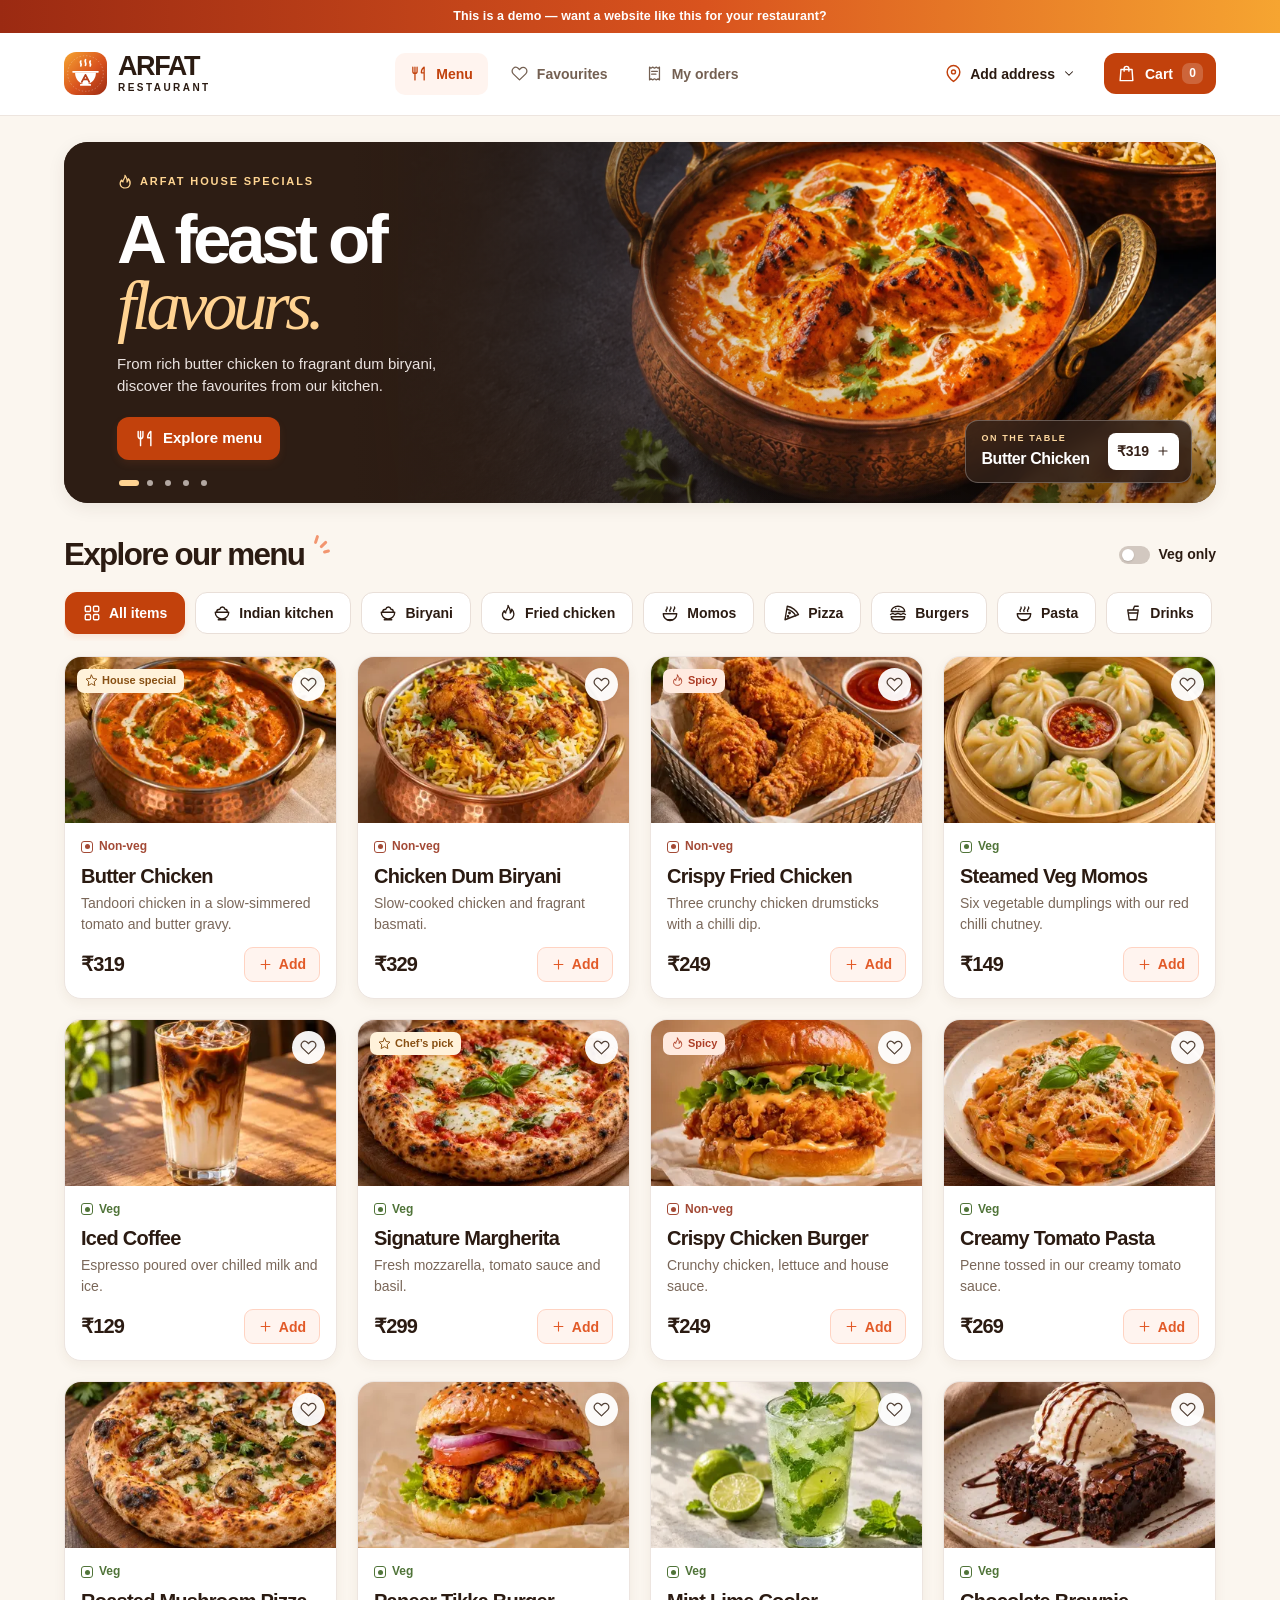
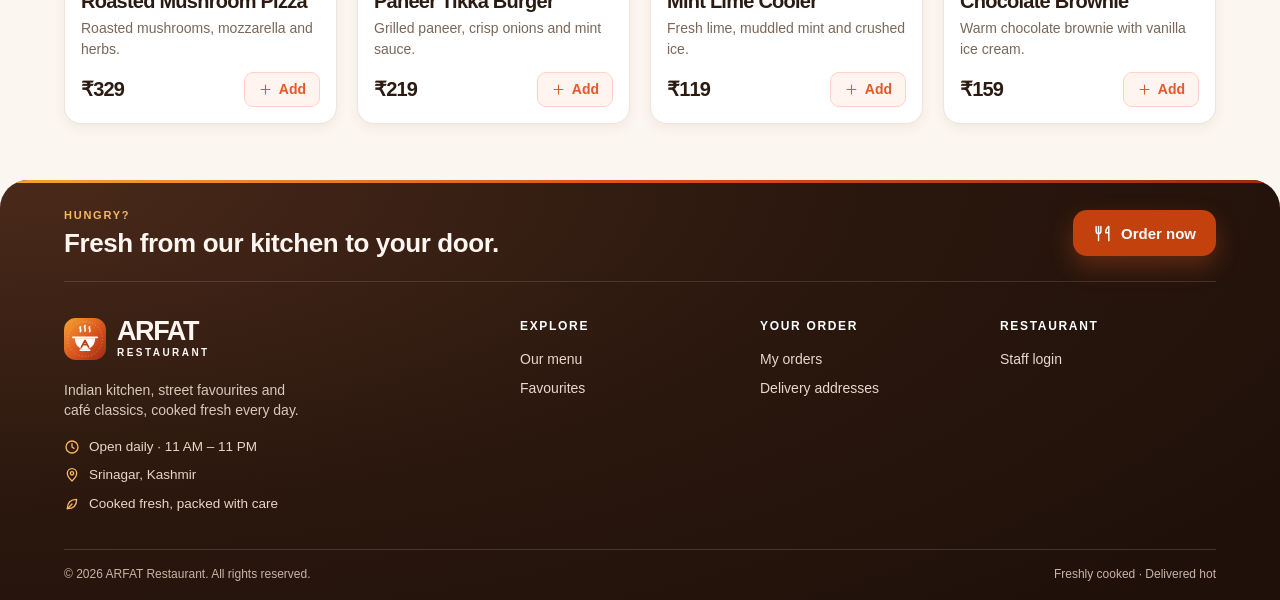
<file: index.html>
<!doctype html>
<html lang="en">
<head>
  <meta charset="utf-8">
  <meta name="viewport" content="width=device-width,initial-scale=1,viewport-fit=cover">
  <meta name="theme-color" content="#2a170e">
  <meta name="description" content="Explore ARFAT Restaurant's menu, choose your favourites and build your order.">
  <title>ARFAT Restaurant · Menu</title>
  <link rel="icon" href="assets/brand.svg" type="image/svg+xml">
  <link rel="preload" as="image" href="assets/feast.webp" imagesrcset="assets/feast-small.webp 660w, assets/feast.webp 1350w" imagesizes="(max-width:600px) 96vw, 67vw">
  <meta property="og:type" content="website">
  <meta property="og:title" content="ARFAT Restaurant · Order online (demo)">
  <meta property="og:description" content="A demo restaurant ordering website: menu, cart, checkout and order tracking, made for phones.">
  <meta property="og:image" content="https://arfatarfart.github.io/restaurant-demo/assets/og.jpg">
  <meta property="og:image:width" content="1200">
  <meta property="og:image:height" content="630">
  <meta name="twitter:card" content="summary_large_image">
  <link rel="stylesheet" href="style.css?v=5">
  <script defer src="store.js?v=5"></script>
  <script defer src="app.js?v=5"></script>
</head>
<body>
  <a href="#menu" class="skip">Skip to menu</a>
  <div class="demoStrip">This is a demo &mdash; want a website like this for your restaurant?</div>
  <header class="topbar">
    <div class="topinner">
      <a class="brand" href="#" aria-label="ARFAT Restaurant home"><img src="assets/brand.svg" width="43" height="43" alt=""><span><b>ARFAT</b><small>RESTAURANT</small></span></a>
      <nav aria-label="Main navigation" class="nav"><button class="navlink current" data-action="menu"><i data-icon="utensils"></i>Menu</button><button class="navlink" data-action="favourites"><i data-icon="heart"></i>Favourites</button><button class="navlink" data-action="orders"><i data-icon="receipt"></i>My orders</button></nav>
      <div class="headerActions"><button class="location" data-action="address"><i data-icon="map-pin"></i><span id="location-label">Add address</span><i data-icon="chevron-down"></i></button><button class="cartButton" data-action="cart"><i data-icon="shopping-bag"></i><span>Cart</span><b class="count">0</b></button></div>
    </div>
  </header>
  <main class="container">
    <section class="feastHero" aria-label="Restaurant specials">
      <picture class="feastPhoto"><img id="hero-image" sizes="(max-width:600px) 96vw, 67vw" srcset="assets/feast-small.webp 660w, assets/feast.webp 1350w" src="assets/feast.webp" alt="Butter chicken, saffron biryani and naan from the ARFAT kitchen" fetchpriority="high"></picture>
      <div class="feastCopy"><span class="kitchenLabel"><i data-icon="flame"></i> ARFAT HOUSE SPECIALS</span>
        <h1 id="hero-title">A feast of<br><em>flavours.</em></h1>
        <p id="hero-desc">From rich butter chicken to fragrant dum biryani, discover the favourites from our kitchen.</p>
        <button class="primary exploreBtn" data-action="menu"><i data-icon="utensils"></i>Explore menu</button>
      </div>
      <div class="featuredTile"><div><small>ON THE TABLE</small><b id="feature-dish">Butter Chicken</b></div><button class="tileAdd" data-action="hero-add" aria-label="Add featured dish to cart"><strong id="hero-price">₹319</strong><i data-icon="plus"></i></button></div>
      <div class="dots feastDots" id="dots" aria-label="Choose featured dish"></div>
    </section>
    <section id="menu" class="menuSection">
      <div class="sectionHeading"><h2>Explore our menu<span class="accentMarks" aria-hidden="true"><b></b><b></b><b></b></span></h2><label class="vegToggle"><input type="checkbox" id="veg"><span class="switch"></span>Veg only</label></div>
      <div class="categoryList" id="categories" aria-label="Dish categories"></div>
      <div id="dishes" class="cards" aria-live="polite"></div>
    </section>
  </main>
  <footer class="restaurantFooter">
    <div class="footerCta">
      <div><small>HUNGRY?</small><h3>Fresh from our kitchen to your door.</h3></div>
      <button class="primary" data-action="menu"><i data-icon="utensils"></i>Order now</button>
    </div>
    <div class="footerInner">
      <div class="footerBrand"><a class="brand" href="#" aria-label="ARFAT Restaurant home"><img src="assets/brand.svg" width="42" height="42" alt=""><span><b>ARFAT</b><small>RESTAURANT</small></span></a>
        <p>Indian kitchen, street favourites and café classics, cooked fresh every day.</p>
        <ul class="footerMeta"><li><svg viewBox="0 0 24 24" width="16" height="16" fill="none" stroke="currentColor" stroke-width="2" stroke-linecap="round" aria-hidden="true"><circle cx="12" cy="12" r="9"/><path d="M12 7v5l3 2"/></svg>Open daily · 11 AM – 11 PM</li><li><svg viewBox="0 0 24 24" width="16" height="16" fill="none" stroke="currentColor" stroke-width="2" stroke-linecap="round" stroke-linejoin="round" aria-hidden="true"><path d="M12 21s-7-6.2-7-11.5a7 7 0 0 1 14 0C19 14.8 12 21 12 21z"/><circle cx="12" cy="9.5" r="2.5"/></svg>Srinagar, Kashmir</li><li><svg viewBox="0 0 24 24" width="16" height="16" fill="none" stroke="currentColor" stroke-width="2" stroke-linecap="round" stroke-linejoin="round" aria-hidden="true"><path d="M5 19c9 0 14-5 14-14-9 0-14 5-14 14z"/><path d="M5 19l7-7"/></svg>Cooked fresh, packed with care</li></ul>
      </div>
      <div class="footerLinks"><h3>Explore</h3><button data-action="menu">Our menu</button><button data-action="favourites">Favourites</button></div>
      <div class="footerLinks"><h3>Your order</h3><button data-action="orders">My orders</button><button data-action="address">Delivery addresses</button></div>
      <div class="footerLinks"><h3>Restaurant</h3><a href="admin.html">Staff login</a></div>
    </div>
    <div class="footerBase"><span>© 2026 ARFAT Restaurant. All rights reserved.</span><span>Freshly cooked · Delivered hot</span></div>
  </footer>
  <nav class="mobileNav" aria-label="Mobile navigation"><button class="current" data-action="menu"><i data-icon="utensils"></i>Menu</button><button data-action="favourites"><i data-icon="heart"></i>Favourites</button><button data-action="orders"><i data-icon="receipt"></i>My orders</button><button data-action="cart"><span class="mobCart"><i data-icon="shopping-bag"></i><b class="count">0</b></span>Cart</button></nav>
  <dialog id="panel" aria-labelledby="panelTitle"><div class="panelHead"><h2 id="panelTitle"></h2><button class="iconBtn" data-action="close" aria-label="Close"><i data-icon="x"></i></button></div><div id="panelBody"></div></dialog>
  <div class="toast" id="toast" role="status"></div>
</body>
</html>
</file>
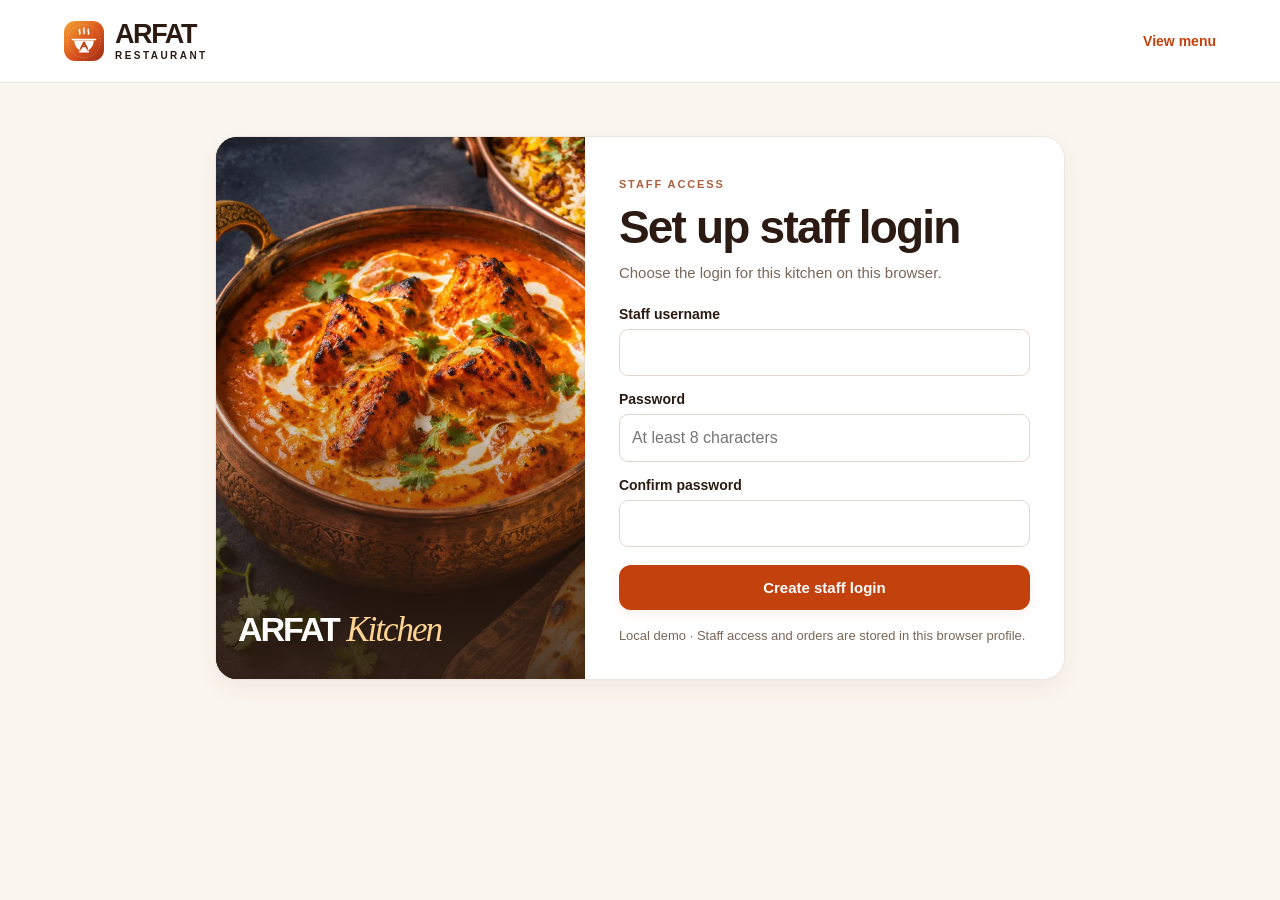
<file: admin.html>
<!doctype html>
<html lang="en">
<head>
<meta charset="utf-8"><meta name="viewport" content="width=device-width,initial-scale=1,viewport-fit=cover"><meta name="theme-color" content="#321f15">
<title>Staff panel · ARFAT Restaurant</title>
<link rel="icon" href="assets/brand.svg"><link rel="stylesheet" href="style.css?v=5">
<script defer src="store.js?v=5"></script><script defer src="admin.js?v=5"></script>
</head>
<body class="staffPage">
<header class="topbar"><div class="topinner"><a class="brand" href="./"><img src="assets/brand.svg" width="40" height="40" alt=""><span><b>ARFAT</b><small>RESTAURANT</small></span></a><div class="staffNav"><a href="./">View menu</a><button id="signOut" class="secondary" hidden>Lock panel</button></div></div></header>
<main class="container staffMain"><section id="staffGate"></section>
<section id="dashboard" hidden>
  <div class="boardHeading"><div><p class="smallLabel">STAFF PANEL</p><h1>Kitchen orders</h1></div><span class="localLabel">This browser</span></div>
  <div id="stats" class="stats"></div>
  <div class="queueGrid"><section class="queueBox"><div class="queueHead"><h2>Order queue</h2><label>Show orders<select id="filter"><option value="Active">Active orders</option><option>All orders</option><option>Received</option><option>Preparing</option><option>Out for delivery</option><option>Delivered</option><option>Cancelled</option></select></label></div><div id="queue"></div></section>
  <section class="ticketBox" id="ticket" aria-label="Order details"></section></div>
</section><p id="adminMsg" role="status" class="adminMsg"></p></main>
<dialog id="cancelDialog" aria-labelledby="cancelTitle"><div class="panelHead"><h2 id="cancelTitle">Cancel this order?</h2></div><div class="confirmBody"><p>The customer will see “Cancelled” in My orders.</p><div class="decision"><button class="secondary" id="keepOrder">Keep order</button><button class="danger" id="cancelOrder">Cancel order</button></div></div></dialog>
</body></html>
</file>
<file: style.css>
:root{--ink:#2b1b12;--muted:#7a6759;--blue:#c2410c;--line:#ede5df;--page:#fbf6ef;--shadow:0 9px 24px #502d1710;--font:"DM Sans","Inter",Arial,sans-serif}
*{box-sizing:border-box}html{scroll-behavior:smooth;scroll-padding-top:24px}body{margin:0;color:var(--ink);background:var(--page);font:16px/1.45 var(--font);-webkit-font-smoothing:antialiased}button,input,textarea{font:inherit}button{color:inherit;cursor:pointer}button,a,input,textarea{ -webkit-tap-highlight-color:transparent}button{border:0;background:none}button:focus-visible,a:focus-visible,input:focus-visible,textarea:focus-visible{outline:3px solid #fe8c64;outline-offset:3px}button:disabled{opacity:.5;cursor:default}a{color:inherit;text-decoration:none}h1,h2,h3,p{margin:0}svg.ico{width:19px;height:19px;fill:none;stroke:currentColor;stroke-width:1.8;stroke-linecap:round;stroke-linejoin:round;vertical-align:middle;flex:none}.skip{position:fixed;left:5px;top:-80px;z-index:5;background:white;padding:10px}.skip:focus{top:5px}
.topbar{background:#fff;border-bottom:1px solid var(--line)}.topinner,.container,.footer{width:min(1280px,90%);margin-inline:auto}.topinner{min-height:82px;display:flex;align-items:center;justify-content:space-between;gap:18px}.brand{display:inline-flex;align-items:center;gap:11px}.brand span{display:grid;gap:1px}.brand b{font-size:27px;line-height:1;font-weight:900;letter-spacing:-1.4px}.brand small{font-size:10px;line-height:1.3;letter-spacing:2.45px;font-weight:750}.nav,.headerActions,.cartButton,.location,.navlink{display:flex;align-items:center}.nav{gap:8px}.navlink{gap:9px;font-weight:600;font-size:14px;padding:11px 15px;border-radius:10px;color:#746052}.navlink.current,.navlink:hover{color:var(--blue);background:#fff4ef}.navlink .ico{width:17px;height:17px}.headerActions{gap:22px}.location{gap:7px;font-size:14px;font-weight:650}.location>.ico:first-child{color:var(--blue)}.location>.ico:last-child{width:14px}.location span{max-width:116px;overflow:hidden;text-overflow:ellipsis;white-space:nowrap}.cartButton,.primary{background:var(--blue);color:white;display:inline-flex;align-items:center;justify-content:center;gap:9px;border-radius:12px;font-weight:700}.cartButton{padding:10px 13px;font-size:14px}.count{background:#ffffff31;min-width:21px;height:21px;display:inline-grid;place-items:center;border-radius:7px;font-size:12px}.primary{min-height:45px;padding:10px 18px;font-size:15px;box-shadow:0 4px 8px #ea653519}.primary:hover,.cartButton:hover{background:#d55324}.container{padding-top:26px}.hero{position:relative;border-radius:25px;isolation:isolate;overflow:hidden;background:linear-gradient(105deg,#fff2ea 0%,#ffefe6 48%,#fce9dc 100%);border:1px solid #fae1d2;min-height:345px;display:flex;align-items:center}.heroRings{position:absolute;inset:0;background:repeating-radial-gradient(circle at 76% 58%,transparent 0 63px,#fff5 64px 65px,transparent 66px 110px);mask-image:linear-gradient(90deg,transparent 38%,black 80%)}.heroVisual{position:absolute;right:3.5%;top:3%;bottom:3%;width:48%;mix-blend-mode:multiply;perspective:800px;pointer-events:none}.heroVisual img{height:100%;width:100%;object-fit:contain;animation:float 8s ease-in-out infinite;will-change:transform}.heroVisual.alternate img{width:90%;margin-left:5%;border-radius:50%;object-fit:cover;box-shadow:8px 15px 25px #4f332427}.herocopy{position:relative;width:50%;padding:31px 0 36px 4.5%;z-index:1}.spotlight{display:inline-flex;align-items:center;gap:7px;border:1px solid #fcded0;color:#cc572a;background:#fff7f2de;padding:5px 10px;border-radius:20px;font-size:11px;font-weight:800;letter-spacing:1.25px}.spotlight .ico{width:14px;height:14px}.hero h1{margin:12px 0 10px;font-size:clamp(50px,4.65vw,72px);letter-spacing:-.065em;font-weight:800;line-height:.98}.hero h1 em{color:var(--blue);font-style:normal}.herocopy p{color:#7a6150;font-size:15px;line-height:1.55}.heroActions{display:flex;align-items:center;gap:21px;margin-top:21px}.heroActions strong{font-size:27px;letter-spacing:-1.4px}.heroAdd .ico{width:18px}.handnote{position:absolute;left:46%;top:24%;color:#cf6836;transform:rotate(-12deg);display:flex;align-items:center;flex-direction:column;pointer-events:none}.handnote span{font:italic 19px/1.2 "Comic Sans MS","URW Bookman",Georgia,serif}.handnote svg{width:55px;height:37px;align-self:flex-end;transform:rotate(14deg) translateX(15px);fill:none;stroke:currentColor;stroke-width:1.7;stroke-linecap:round;stroke-linejoin:round}.dots{position:absolute;bottom:12px;left:50%;display:flex;transform:translateX(-50%);align-items:center}.dots button{height:24px;width:18px;padding:0;display:grid;place-items:center}.dots button:before{content:"";width:6px;height:6px;border-radius:8px;background:#cfaf99}.dots button.active{width:24px}.dots button.active:before{width:20px;background:var(--blue)}
.menuSection{margin-top:30px}.sectionHeading{display:flex;justify-content:space-between;align-items:center;gap:12px}.sectionHeading h2{display:flex;align-items:center;font-size:clamp(28px,2.45vw,39px);letter-spacing:-1.65px;line-height:1.25;font-weight:800}.accentMarks{width:24px;height:25px;position:relative;display:inline-block;transform:translate(5px,-7px)}.accentMarks b{background:#f29670;border-radius:4px;position:absolute;width:3px;height:9px;transform:rotate(18deg);left:6px;top:0}.accentMarks b:nth-child(2){transform:rotate(47deg);left:13px;top:5px}.accentMarks b:nth-child(3){transform:rotate(74deg);left:16px;top:13px;height:7px}.vegToggle{font-size:14px;font-weight:600;display:inline-flex;align-items:center;gap:8px;cursor:pointer;position:relative;min-height:44px}.vegToggle input{position:absolute;width:1px;height:1px;opacity:0}.switch{width:31px;height:18px;border-radius:99px;background:#d2c8c0;display:flex;align-items:center;padding:3px;transition:.2s}.switch:after{content:"";display:block;width:12px;height:12px;border-radius:100%;background:white;box-shadow:0 1px 2px #0002;transition:transform .2s}.vegToggle input:checked+.switch{background:#5a8923}.vegToggle input:checked+.switch:after{transform:translateX(13px)}.vegToggle input:focus-visible+.switch{outline:3px solid #fe8c64;outline-offset:3px}.categoryList{display:flex;gap:10px;overflow:auto;padding:3px 1px 7px;margin:12px 0 15px;scrollbar-width:thin}.chip{flex:none;display:flex;gap:8px;align-items:center;border:1px solid #e9dfd8;border-radius:12px;padding:10px 17px;background:#fff;font-size:14px;font-weight:600;min-height:41px}.chip.active{background:var(--blue);color:#fff;border-color:var(--blue);box-shadow:0 3px 6px #f36c3726}.chip:not(.active):hover{border-color:#f8a484;background:#fff6f2}.chip .ico{width:18px;height:18px}
.cards{display:grid;grid-template-columns:repeat(4,minmax(0,1fr));gap:20px}.card{min-width:0;border:1px solid #ede5e0;background:#fff;border-radius:17px;overflow:hidden;box-shadow:0 4px 12px #623b2110;transition:transform .25s,box-shadow .25s}.card:hover{box-shadow:var(--shadow);transform:translateY(-3px)}.foodPhoto{position:relative;aspect-ratio:1.63;overflow:hidden;background:#e9e1d5}.foodPhoto img{width:100%;height:100%;display:block;object-fit:cover;transition:transform .5s}.card:hover .foodPhoto img{transform:scale(1.035)}.heart{position:absolute;right:11px;top:11px;width:33px;height:33px;display:grid;place-items:center;background:#fffffff1;border-radius:50%;color:#534237;box-shadow:0 2px 5px #0001}.heart .ico{width:17px;height:17px}.heart.saved{color:#dd3b60}.heart.saved .ico{fill:#ffe1e7}.dishbadge{position:absolute;top:12px;left:12px;display:flex;align-items:center;gap:4px;background:#fff2da;color:#885013;font-size:11px;font-weight:750;border-radius:7px;padding:4px 8px}.dishbadge .ico{width:13px;height:13px}.dishbadge.spicy{background:#ffeadf;color:#ad3e27}.cardbody{padding:15px 16px 16px}.diet{display:flex;align-items:center;gap:6px;font-size:12px;font-weight:600;color:#507439}.diet i{width:12px;height:12px;border:1.2px solid currentColor;display:grid;place-items:center;border-radius:3px}.diet i:before{content:"";width:5px;height:5px;border-radius:50%;background:currentColor}.diet.meat{color:#a34a36}.card h3{font-size:20px;line-height:1.2;letter-spacing:-.75px;margin:8px 0 5px}.card p{font-size:14px;color:var(--muted);line-height:1.5;min-height:42px}.cardfoot{display:flex;justify-content:space-between;align-items:center;margin-top:14px}.price{font-weight:800;font-size:20px;letter-spacing:-.8px}.add,.stepper{display:inline-flex;align-items:center;justify-content:center;border:1px solid #ffd3c2;color:#e25a28;background:#fff4ef;border-radius:9px;font-size:14px;font-weight:750}.add{gap:6px;padding:6px 13px;min-height:35px}.add .ico{width:15px;height:15px}.stepper button{width:32px;height:34px;display:grid;place-items:center;color:inherit}.stepper .ico{width:14px;height:14px}.stepper span{min-width:18px;text-align:center}.footer{margin-top:40px;padding:24px 0;border-top:1px solid var(--line);color:#87766b;font-size:13px;display:flex;justify-content:space-between}.mobileNav{display:none}
dialog{border:1px solid var(--line);border-radius:21px;padding:0;width:min(480px,calc(100% - 28px));max-height:88dvh;overflow:auto;color:var(--ink);background:var(--page);box-shadow:0 20px 90px #4b28103d}dialog[open]{animation:enter .2s ease-out}dialog::backdrop{background:#3b190a66;backdrop-filter:blur(4px)}body:has(dialog[open]){overflow:hidden}.panelHead{display:flex;align-items:center;justify-content:space-between;padding:20px 22px;background:#fff;border-bottom:1px solid var(--line);position:sticky;top:0;z-index:1}.panelHead h2{font-size:24px;letter-spacing:-1.2px}.iconBtn{width:38px;height:38px;display:grid;place-items:center;background:var(--page);border-radius:50%}#panelBody{padding:22px}.empty{text-align:center;padding:23px 8px 16px}.empty>.ico{height:38px;width:38px;color:var(--blue);margin-bottom:12px}.empty h3{font-size:21px;letter-spacing:-.6px}.empty p,.hint{color:var(--muted);font-size:14px;margin:6px 0 18px}.empty .primary{margin-top:3px}.row{display:flex;align-items:center;gap:12px;padding:13px 0;border-bottom:1px solid var(--line)}.row:first-child{padding-top:0}.row img{width:62px;height:62px;object-fit:cover;border-radius:12px}.rowmain{flex:1;min-width:0}.rowmain strong{display:block;font-size:15px}.rowmain small{display:block;color:var(--muted);font-size:14px;margin-top:4px}.summary,.subhead{display:flex;justify-content:space-between;align-items:center;gap:12px}.summary{padding:18px 0;font-size:19px;font-weight:750}.wide{width:100%}.secondary{border:1px solid var(--line);background:white;border-radius:10px;min-height:42px;padding:7px 12px;font-weight:650}.textBtn{color:var(--blue);font-weight:650;min-height:35px}.addressBlock,.orderBlock{background:white;border:1px solid var(--line);border-radius:13px;padding:14px;margin:10px 0}.addressBlock p,.orderBlock p{margin-top:4px;color:var(--muted);font-size:14px;overflow-wrap:anywhere}.form{display:grid;gap:13px}.form label{display:grid;gap:5px;font-size:14px;font-weight:650}.form input,.form textarea{width:100%;padding:11px 12px;border:1px solid #e3d6cd;border-radius:9px;font-weight:400;color:var(--ink);background:white}.form textarea{resize:vertical;min-height:78px}.form .primary{margin-top:5px}.toast{position:fixed;bottom:22px;left:50%;transform:translate(-50%,10px);opacity:0;pointer-events:none;background:var(--ink);color:white;padding:10px 17px;font-size:14px;border-radius:12px;z-index:6;transition:.2s;max-width:90vw}.toast.show{transform:translate(-50%,0);opacity:1}.orderdate{font-size:12px;color:var(--muted)}.full-empty{grid-column:1/-1;padding:45px 10px}.full-empty p{min-height:0}.orderBlock+.orderBlock{margin-top:12px}
@keyframes float{0%,100%{transform:translateY(0) rotate(-1deg)}50%{transform:translateY(-4px) rotate(.5deg)}}@keyframes enter{from{opacity:0;transform:translateY(8px)}to{opacity:1;transform:translateY(0)}}
@media(min-width:1500px){.hero{min-height:385px}}@media(max-width:1100px){.topinner,.container,.footer{width:92%}.nav{gap:1px}.navlink{padding:10px}.headerActions{gap:12px}.cards{gap:14px}.chip{padding:9px 13px}.card h3{font-size:18px}.herocopy{width:53%}.handnote{left:45%}.cardbody{padding:13px}.brand b{font-size:25px}}
@media(max-width:850px){.nav{display:none}.cards{grid-template-columns:repeat(2,minmax(0,1fr))}.topinner{min-height:67px}.mobileNav{position:fixed;bottom:0;left:0;right:0;padding:3px 4% calc(3px + env(safe-area-inset-bottom));background:#fffffff7;border-top:1px solid var(--line);display:flex;justify-content:space-around;z-index:3}.mobileNav button{font-size:11px;font-weight:650;display:flex;flex-direction:column;gap:3px;align-items:center;justify-content:center;min-width:60px;min-height:50px;color:#7a675c}.mobileNav button.current{color:var(--blue)}.mobileNav .ico{width:19px;height:19px}.mobCart{position:relative}.mobCart .count{position:absolute;top:-3px;right:-13px;font-size:9px;height:15px;min-width:15px;border-radius:50%;background:var(--blue);color:#fff}.footer{margin-bottom:65px}.toast{bottom:78px}.handnote{display:none}.hero h1{font-size:52px}.herocopy p{font-size:14px}.hero{min-height:310px}.heroVisual{right:0;width:49%}.categoryList{scrollbar-width:none}.categoryList::-webkit-scrollbar{display:none}}
@media(max-width:600px){.topinner,.container,.footer{width:calc(100% - 32px)}.brand img{width:35px;height:35px}.brand{gap:8px}.brand b{font-size:22px}.brand small{font-size:8px;letter-spacing:1.8px}.topinner{min-height:62px;gap:6px}.location{font-size:12px;gap:4px;padding:6px 0;min-height:42px}.location>.ico:first-child{width:15px}.location>.ico:last-child{width:12px}.location span{max-width:84px}.headerActions{gap:12px}.cartButton{padding:8px;min-height:38px;gap:5px;border-radius:10px}.cartButton>span{display:none}.cartButton .ico{width:17px}.cartButton .count{font-size:11px;min-width:17px;height:17px}.container{padding-top:15px}.hero{min-height:350px;border-radius:21px;align-items:flex-start;background:linear-gradient(115deg,#fff2ea,#fdebe0)}.herocopy{width:100%;padding:22px 17px 24px}.hero h1{font-size:clamp(40px,10vw,54px);margin:12px 0 9px;letter-spacing:-2.6px}.spotlight{font-size:9px;letter-spacing:1.1px;padding:4px 8px}.spotlight .ico{width:12px;height:12px}.herocopy p{font-size:13px;max-width:48%;line-height:1.5}.desk{display:none}.heroActions{margin-top:16px;align-items:flex-start;flex-direction:column;gap:10px}.heroActions strong{font-size:24px;line-height:1}.heroAdd{min-height:40px;padding:9px 12px;font-size:13px;border-radius:10px}.heroAdd .ico{width:15px;height:15px}.heroVisual{top:auto;bottom:30px;right:-4%;width:63%;height:63%}.heroRings{background:repeating-radial-gradient(circle at 72% 70%,transparent 0 40px,#ffffff80 41px 42px,transparent 43px 80px)}.heroVisual.alternate img{width:89%;height:80%;margin-top:8%}.dots{bottom:5px}.menuSection{margin-top:19px}.sectionHeading h2{font-size:26px;letter-spacing:-1.3px}.vegToggle{font-size:12px;gap:6px}.switch{width:27px;height:16px;padding:2px}.accentMarks{transform:translate(2px,-7px) scale(.76);width:17px}.categoryList{margin:6px -16px 9px;padding:2px 16px 7px;gap:7px}.chip{font-size:13px;min-height:38px;padding:8px 11px;gap:6px;border-radius:10px}.chip .ico{width:16px;height:16px}.cards{gap:11px}.card{border-radius:14px}.cardbody{padding:10px}.foodPhoto{aspect-ratio:1.25}.heart{width:29px;height:29px;top:7px;right:7px}.heart .ico{width:15px;height:15px}.dishbadge{top:8px;left:7px;padding:3px 5px;font-size:9px;gap:2px}.dishbadge .ico{width:10px;height:10px}.diet{font-size:11px}.card h3{font-size:16px;margin:6px 0 5px;letter-spacing:-.55px;min-height:38px}.card p{font-size:12px;line-height:1.42;min-height:51px}.cardfoot{margin-top:9px}.price{font-size:17px}.add{padding:6px 8px;font-size:12px;min-height:34px}.add .ico{width:12px}.stepper button{width:25px}.stepper span{min-width:13px}.footer{font-size:11px;padding:15px 0;margin-top:25px}.panelHead{padding:15px 17px}#panelBody{padding:17px}.toast{width:max-content}.handnote{display:none}}
@media(max-width:360px){.location>.ico:last-child{display:none}.headerActions{gap:5px}.cards{gap:8px}.cardbody{padding:8px}.herocopy p{max-width:52%}.heroVisual{width:60%;right:-5%}.sectionHeading h2{font-size:23px}.cardfoot .stepper button{width:22px}}
@media(prefers-reduced-motion:reduce){*,*:before,*:after{animation:none!important;scroll-behavior:auto!important;transition:none!important}}
/* The restaurant's house specials */
.feastHero{background:#2d1d14;color:#fff;border-radius:24px;overflow:hidden;position:relative;isolation:isolate;min-height:360px;display:flex;align-items:center;box-shadow:0 5px 18px #3a221414}
.feastPhoto{position:absolute;inset:0 0 0 29%;z-index:-2}.feastPhoto img{width:100%;height:100%;object-fit:cover;object-position:58% 52%;animation:plateIn .8s ease-out both}
.feastHero:before{content:"";position:absolute;inset:0;z-index:-1;background:linear-gradient(90deg,#2d1d14 0%,#2d1d14 25%,#2d1d14e6 34%,#2d1d1423 59%,transparent 78%),linear-gradient(0deg,#27181165,transparent 35%)}
.feastCopy{width:52%;padding:32px 0 43px 4.6%}.kitchenLabel,.smallLabel,.featuredTile small{font-size:11px;font-weight:750;letter-spacing:1.9px}.kitchenLabel{color:#ffd592;display:flex;align-items:center;gap:7px}.kitchenLabel .ico{width:16px;height:16px}.feastCopy h1{font-size:clamp(52px,5.4vw,79px);line-height:.96;letter-spacing:-.065em;margin:16px 0 13px;font-weight:780}.feastCopy h1 em{font-family:Georgia,"Times New Roman",serif;font-weight:500;letter-spacing:-.065em;color:#ffd392}.feastCopy p{max-width:365px;color:#ebe3e0;font-size:15px;line-height:1.5}.exploreBtn{margin-top:19px;min-height:43px}.featuredTile{display:flex;align-items:center;gap:18px;position:absolute;bottom:20px;right:24px;border-radius:13px;padding:11px 12px 11px 15px;background:#302118df;border:1px solid #ffffff45;box-shadow:0 3px 12px #0002;backdrop-filter:blur(8px)}.featuredTile small,.featuredTile b{display:block}.featuredTile small{font-size:9px;letter-spacing:1.6px;color:#fed89f}.featuredTile b{font-size:16px;margin-top:2px;letter-spacing:-.4px}.tileAdd{display:flex;gap:7px;align-items:center;border-radius:8px;background:#fff;color:#352118;padding:7px 9px;min-height:37px;font-size:14px}.tileAdd .ico{width:14px;height:14px}.feastDots{bottom:8px;left:4.6%;transform:none}.feastDots button.active:before{background:#ffd392}.feastDots button:before{background:#b3a8a2}.restaurantFooter{margin:36px 0 0;background:#372217;color:#fff6f2}.footerInner,.footerBase{width:min(1280px,90%);margin:auto}.footerInner{display:grid;grid-template-columns:2fr 1fr 1fr 1fr;gap:24px;padding:36px 0}.footerBrand p{color:#d9c8bd;font-size:14px;margin-top:14px;max-width:240px}.footerLinks{display:flex;flex-direction:column;align-items:flex-start}.footerLinks h3{margin-bottom:7px;font-size:15px;letter-spacing:-.3px}.footerLinks button,.footerLinks a{padding:4px 0;color:#e8d7cd;font-size:14px}.footerLinks a:hover,.footerLinks button:hover{text-decoration:underline}.footerBase{font-size:12px;color:#d7c3b5;border-top:1px solid #ffffff26;padding:16px 0;display:flex;justify-content:space-between;gap:12px}
.addressButtons,.decision,.staffNav,.ticketActions{display:flex;align-items:center;gap:14px}.statusTag,.localLabel{display:inline-flex;align-items:center;border-radius:7px;background:#fff3ed;color:#9e5531;padding:4px 8px;font-size:12px;font-weight:650;white-space:nowrap}.trackOrder summary{display:flex;align-items:center;justify-content:space-between;gap:10px;cursor:pointer}.trackOrder summary small{display:block;font-size:12px;color:var(--muted);margin-top:3px}.trackOrder summary:after{content:'⌄';font-size:18px;color:var(--muted)}.trackOrder[open] summary:after{transform:rotate(180deg)}.trackOrder summary .statusTag{margin-left:auto}.receiptLines,.timeline{list-style:none;padding:0;margin:15px 0}.receiptLines li,.receiptTotal{display:flex;justify-content:space-between;gap:10px}.receiptLines li{font-size:14px;padding:6px 0}.receiptTotal{font-size:17px;padding:12px 0;border-block:1px solid var(--line)}.receiptAddress{padding:13px 0 0;overflow-wrap:anywhere}.receiptAddress b{font-size:14px}.receiptAddress p{font-size:14px;margin:3px 0;color:var(--muted)}.timeline li{display:flex;align-items:center;gap:8px;margin:0 0 0 4px;padding:5px 0 5px 13px;border-left:2px solid #ffd0bc;font-size:13px;position:relative}.timeline li:before{content:'';position:absolute;left:-5px;width:8px;height:8px;border-radius:50%;background:#ef8053}.timeline li span{margin-left:auto;color:#7a6556;font-size:12px}.errorMsg,.formError{color:#a32a32;font-size:14px}.formError:empty{display:none}.form input,.form textarea{font-size:16px}.card{display:flex;flex-direction:column}.cardbody{flex:1;display:flex;flex-direction:column}.cardfoot{margin-top:auto;padding-top:12px}.foodPhoto{flex:none}.categoryList{scrollbar-width:none}.categoryList::-webkit-scrollbar{display:none}.heart:before,.add:before,.stepper button:before{content:"";position:absolute;inset:-4px}.add,.stepper button{position:relative}
@keyframes plateIn{from{transform:perspective(900px) scale(1.035) rotateY(-2deg);opacity:.85}to{transform:perspective(900px) scale(1) rotateY(0);opacity:1}}
/* Staff login and order management */
[hidden]{display:none!important}.staffNav a{font-size:14px;font-weight:650;color:var(--blue)}.staffMain{padding-block:35px 56px}.loginShell{margin:18px auto;max-width:850px;display:grid;grid-template-columns:.87fr 1.13fr;background:white;border:1px solid var(--line);border-radius:22px;overflow:hidden;box-shadow:var(--shadow)}.loginPhoto{position:relative;min-height:100%;background:#302018;overflow:hidden}.loginPhoto img{width:100%;height:100%;position:absolute;object-fit:cover;object-position:58% center}.loginPhoto:after{content:"";position:absolute;inset:0;background:linear-gradient(0deg,#321e12df,transparent 62%)}.loginPhoto span{position:absolute;left:22px;bottom:25px;color:#fff;z-index:1;font-weight:850;letter-spacing:-2px;font-size:34px}.loginPhoto em{font:italic 35px Georgia,serif;color:#ffd392}.loginCopy{padding:34px}.smallLabel{color:#aa603d}.loginCopy h1,.boardHeading h1{font-size:clamp(30px,4vw,46px);line-height:1.1;letter-spacing:-1.8px;margin:8px 0}.loginCopy>p{font-size:15px;color:var(--muted);margin:9px 0 20px}.loginCopy p.localHelp{font-size:13px;line-height:1.5;margin:16px 0 0}.boardHeading,.queueHead{display:flex;align-items:center;justify-content:space-between;gap:12px}.localLabel{border:1px solid #eddbcf;background:white}.stats{display:grid;grid-template-columns:repeat(3,1fr);gap:15px;margin:20px 0}.stats>div,.queueBox,.ticketBox{background:#fff;border:1px solid var(--line);border-radius:16px}.stats>div{padding:16px 19px}.stats span{display:block;color:var(--muted);font-size:14px}.stats b{font-size:28px;letter-spacing:-1px}.queueGrid{display:grid;grid-template-columns:minmax(0,1.04fr) minmax(0,1fr);gap:18px;align-items:start}.queueHead,.ticketBox{padding:20px}.queueHead h2,.ticketBox h2{font-size:24px;letter-spacing:-1px}.queueHead label{display:flex;flex-direction:column;font-size:12px;color:var(--muted)}.queueHead select{appearance:none;font:inherit;font-size:14px;color:var(--ink);padding:8px 28px 8px 10px;border:1px solid var(--line);border-radius:8px;background:white linear-gradient(45deg,transparent 50%,#7a6556 51%) no-repeat right 14px center/5px 5px}.queueOrder{width:100%;display:flex;justify-content:space-between;gap:10px;align-items:center;border-top:1px solid var(--line);text-align:left;padding:14px 18px}.queueOrder.selected{background:#fff5f0;box-shadow:inset 3px 0 var(--blue)}.queueOrder:last-child{border-radius:0 0 16px 16px}.queueOrder>span{min-width:0}.queueOrder>span:last-child{text-align:right;flex:none}.queueOrder b,.queueOrder small{display:block}.queueOrder small{font-size:12px;color:var(--muted);overflow-wrap:anywhere}.queueOrder .statusTag{color:#a85b34;margin-top:4px}.queueEmpty{padding:22px 18px;border-top:1px solid var(--line)}.queueEmpty h3{font-size:18px}.queueEmpty p{font-size:14px;color:var(--muted);margin:5px 0 10px}.ticketTimelineTitle{margin-top:18px;font-size:15px}.ticketActions{border-top:1px solid var(--line);padding-top:14px;flex-wrap:wrap}.cancelLink{color:#9a303a}.adminMsg{font-size:14px;margin-top:15px;color:#7d5436}.confirmBody{padding:20px}.decision{margin-top:18px;justify-content:flex-end;flex-wrap:wrap}.danger{border-radius:10px;background:#a83340;color:#fff;padding:10px 15px;font-weight:650}
@media(max-width:850px){.restaurantFooter{padding-bottom:calc(58px + env(safe-area-inset-bottom))}.feastCopy{width:56%}.feastHero{min-height:340px}.feastCopy p{max-width:295px}.footerInner{gap:12px}.staffNav{gap:10px}}
@media(max-width:720px){.queueGrid{grid-template-columns:1fr}.ticketBox{scroll-margin-top:12px}.loginShell{grid-template-columns:.55fr 1fr}.loginCopy{padding:24px}.footerInner{grid-template-columns:repeat(3,minmax(0,1fr))}.footerBrand{grid-column:1/-1}.footerBrand p{max-width:none;margin-top:8px}}
@media(max-width:600px){.feastHero{min-height:360px;border-radius:19px;display:block}.feastPhoto{inset:0 0 0 6%}.feastPhoto img{object-position:62% 50%}.feastHero:before{background:linear-gradient(90deg,#322014f7,#322014d9 30%,#3220146b 68%,#32201417),linear-gradient(0deg,#2b170fd9,transparent 37%)}.feastCopy{width:82%;padding:24px 0 80px 20px}.kitchenLabel{font-size:10px;letter-spacing:1.5px}.feastCopy h1{font-size:clamp(46px,12.1vw,65px);margin:13px 0 11px}.feastCopy p{font-size:14px;max-width:210px}.exploreBtn{font-size:14px;margin-top:13px;min-height:42px}.featuredTile{bottom:13px;right:12px;padding:7px 8px 7px 10px;gap:9px;border-radius:11px}.featuredTile b{font-size:13px}.featuredTile small{font-size:8px}.tileAdd{padding:6px;min-height:36px;font-size:13px}.feastDots{left:16px;bottom:23px}.footerInner{padding:25px 0;row-gap:20px}.footerLinks h3{font-size:14px}.footerLinks a,.footerLinks button{font-size:13px;text-align:left;min-height:32px}.footerBase{font-size:11px;padding:13px 0}.stats{gap:7px}.stats>div{padding:10px}.stats span{font-size:12px}.stats b{font-size:23px}.loginShell{display:block;margin:0 auto}.loginPhoto{height:105px;min-height:0}.loginPhoto img{object-position:center 48%}.loginPhoto span{left:20px;bottom:14px;font-size:28px}.loginPhoto em{font-size:29px}.staffMain{padding-top:18px}.loginCopy{padding:20px}.staffNav a{font-size:13px}.staffNav .secondary{min-height:36px;padding:6px 9px;font-size:13px}.queueHead,.ticketBox{padding:14px}.queueOrder{padding:13px}.queueHead h2{font-size:21px}.boardHeading h1{font-size:31px}.form label{gap:5px}.mobileNav{gap:2px;padding-inline:8px}.mobileNav button{min-width:0;flex:1}.sectionHeading h2{font-size:clamp(21px,6.1vw,29px)}}
@media(max-width:359px){.topinner,.container{width:calc(100% - 20px)}.topinner{gap:4px}.headerActions{gap:5px}.brand{gap:5px}.location span{max-width:70px}.cards{grid-template-columns:1fr}.card{display:grid;grid-template-columns:36% minmax(0,1fr)}.foodPhoto{height:100%;aspect-ratio:auto}.foodPhoto .dishbadge{display:none}.card h3,.card p{min-height:0}.cardbody{padding:11px}.cardfoot{padding-top:7px}.feastCopy{width:94%;padding-left:15px}.featuredTile{right:8px}.feastDots{left:10px}.queueHead{align-items:flex-start}.queueHead h2{font-size:19px}.footerInner{grid-template-columns:1fr 1fr}.sectionHeading h2{letter-spacing:-1px}.accentMarks{display:none}.row{gap:8px}.row img{width:44px;height:44px}.subhead{flex-wrap:wrap}.form input,.form textarea{min-width:0}.stats>div{padding:7px}}

/* ===== Footer refresh ===== */
.restaurantFooter{position:relative;margin-top:56px;background:radial-gradient(120% 140% at 0% 0%,#4a2a1a 0%,#2a170e 55%,#1f110a 100%);color:#fff6f2;border-radius:28px 28px 0 0;overflow:hidden}
.restaurantFooter:before{content:"";position:absolute;inset:0 0 auto;height:3px;background:linear-gradient(90deg,#f6a531,#d9531e,#9b2a12)}
.footerCta{width:min(1280px,90%);margin:0 auto;display:flex;align-items:center;justify-content:space-between;gap:16px;padding:28px 0 22px;border-bottom:1px solid #ffffff1f}
.footerCta small{display:block;font-size:11px;font-weight:700;letter-spacing:.16em;color:#f6b860}
.footerCta h3{margin:4px 0 0;font-size:clamp(19px,4.6vw,26px);line-height:1.2;letter-spacing:-.4px;max-width:440px}
.footerCta .primary{flex-shrink:0;min-height:46px;padding-inline:20px;border-radius:14px;box-shadow:0 10px 24px #d9531e55}
.footerMeta{list-style:none;padding:0;margin:16px 0 0;display:grid;gap:9px}
.footerMeta li{display:flex;align-items:center;gap:9px;font-size:13.5px;color:#e9d6c8}
.footerMeta svg{color:#f6b860;flex-shrink:0}
.footerLinks h3{color:#fff;text-transform:uppercase;font-size:12px!important;letter-spacing:.14em;margin-bottom:10px}
.footerLinks button,.footerLinks a{color:#e8d7cd;transition:color .2s,transform .2s}
.footerLinks button:hover,.footerLinks a:hover{color:#f6b860;text-decoration:none;transform:translateX(3px)}
.footerBase{color:#c9b3a4}
@media(max-width:600px){.footerCta{flex-direction:column;align-items:flex-start;padding:24px 0 20px}.footerCta .primary{width:100%;justify-content:center}.footerBase{flex-direction:column;gap:4px}.restaurantFooter{border-radius:24px 24px 0 0}}

/* ===== Hero autoplay ===== */
#hero-image{transition:opacity .35s ease}
#hero-image.swap{opacity:0}
#hero-title,#hero-desc,#feature-dish,#hero-price{transition:opacity .3s ease,transform .3s ease}
.feastHero.swapping #hero-title,.feastHero.swapping #hero-desc,.feastHero.swapping #feature-dish,.feastHero.swapping #hero-price{opacity:0;transform:translateY(6px)}
.feastDots button.active:before{transition:width .35s ease}

/* ===== Demo strip + hero motion ===== */
.demoStrip{background:linear-gradient(90deg,#9b2a12,#d9531e 55%,#f6a531);color:#fff;text-align:center;font-size:12.5px;font-weight:600;line-height:1.35;padding:8px 14px;letter-spacing:.1px}
.feastPhoto img{animation:plateIn .8s ease-out both, heroZoom 8s ease-out both}
@keyframes heroZoom{from{transform:scale(1.08)}to{transform:scale(1)}}
</file>
